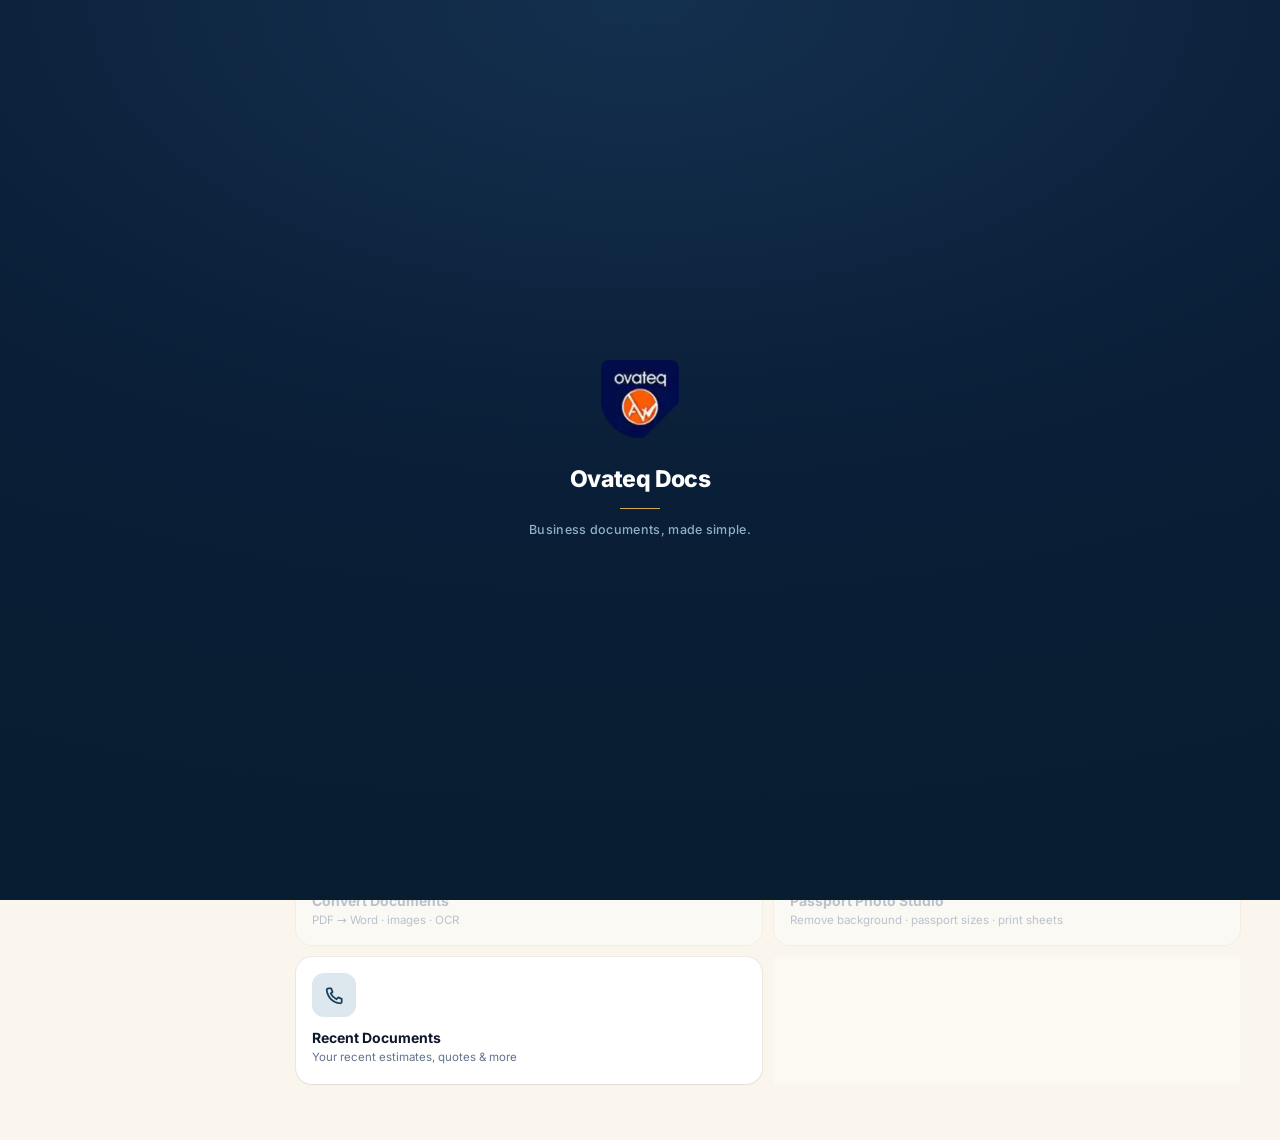
<file: index.html>
<!doctype html>
<html lang="en">
  <head>
    <meta charset="UTF-8" />
    <meta name="viewport" content="width=device-width, initial-scale=1.0, viewport-fit=cover" />
    <meta name="theme-color" content="#102a43" />
    <meta name="description" content="Ovateq Docs — offline-first business documents: invoices, quotations, estimates, receipts, CVs, agreements and passport photos. Works without internet; your files never leave your device." />
    <meta property="og:title" content="Ovateq Docs" />
    <meta property="og:description" content="Offline-first estimates, quotations, invoices, receipts, CVs and agreements — your documents stay on your device." />
    <meta property="og:type" content="website" />
    <meta property="og:image" content="./icons/icon-512.png" />
    <meta name="twitter:card" content="summary" />
    <meta name="mobile-web-app-capable" content="yes" />
    <meta name="apple-mobile-web-app-capable" content="yes" />
    <meta name="apple-mobile-web-app-status-bar-style" content="black-translucent" />
    <link rel="icon" type="image/png" href="./icons/icon-192.png" />
    <link rel="preload" href="./fonts/inter-var.woff2" as="font" type="font/woff2" crossorigin />
    <link rel="apple-touch-icon" href="./icons/icon-192.png" />
    <link rel="stylesheet" href="./agreements/agreements.css?v=phase2q5-agreementsprint-20261102" />
    <title>Ovateq Docs</title>
    <script>
      /* Phase 2F cache repair: clears old app shell/service-worker caches once, without deleting saved documents. */
      ;(function () {
        var version = 'phase2q5-agreementsprint-20261102'
        try {
          if (localStorage.getItem('ovq-cache-repair') === version) return
          localStorage.setItem('ovq-cache-repair', version)
          var jobs = []
          if ('caches' in window) jobs.push(caches.keys().then(function (keys) { return Promise.all(keys.map(function (k) { return caches.delete(k) })) }))
          if ('serviceWorker' in navigator) jobs.push(navigator.serviceWorker.getRegistrations().then(function (regs) { return Promise.all(regs.map(function (r) { return r.unregister() })) }))
          Promise.all(jobs).then(function () {
            if (location.search.indexOf('cacheRepaired=phase2q5') === -1) {
              location.replace(location.pathname + '?cacheRepaired=phase2q5' + location.hash)
            }
          }).catch(function () {})
        } catch (e) {}
      })()
    </script>
    <script>
      /* Device-id guard: the Pro device code derives from a random id kept in
         localStorage. If something wipes localStorage only (partial cleanups,
         some browser "clear" flows), restore the id from a small IndexedDB
         backup BEFORE the app boots, so a registered device keeps its code. */
      window.__ovqDeviceGuard = (function () {
        var LS = 'ovateq:device-id', DB = 'ovq-device-guard', STORE = 'kv'
        function openDb() { return new Promise(function (res, rej) { var q = indexedDB.open(DB, 1); q.onupgradeneeded = function () { q.result.createObjectStore(STORE) }; q.onsuccess = function () { res(q.result) }; q.onerror = function () { rej(q.error) } }) }
        function getLS() { try { return localStorage.getItem(LS) } catch (e) { return null } }
        function setLS(v) { try { localStorage.setItem(LS, v) } catch (e) {} }
        function restore() {
          if (getLS()) return Promise.resolve()
          return openDb().then(function (d) { return new Promise(function (res) { var tx = d.transaction(STORE).get('device-id'); tx.onsuccess = function () { res(tx.result) }; tx.onerror = function () { res(null) } }) })
            .then(function (v) { if (v && String(v).length >= 8) setLS(String(v)) })
            .catch(function () {})
        }
        function backup() {
          var v = getLS(); if (!v) return Promise.resolve()
          return openDb().then(function (d) { return new Promise(function (res) { var tx = d.transaction(STORE, 'readwrite'); tx.put(v, 'device-id'); tx.oncomplete = tx.onerror = tx.onabort = res }) })
            .catch(function () {})
        }
        return { restore: restore, backup: backup }
      })()
    </script>
    <script>
      ;(function () {
        function boot() { var s = document.createElement('script'); s.type = 'module'; s.crossOrigin = 'true'; s.src = './assets/index-cv-editor-20261102.js?v=phase2q4-cvfinal-20261102'; document.head.appendChild(s) }
        window.__ovqDeviceGuard.restore().then(boot, boot)
        setInterval(function () { window.__ovqDeviceGuard.backup() }, 30000)
        window.addEventListener('pagehide', function () { window.__ovqDeviceGuard.backup() })
      })()
    </script>
    <link rel="stylesheet" crossorigin href="./assets/index-a8130bc38f.css">
  <link rel="manifest" href="./manifest.webmanifest"></head>
  <body>
    <div id="root"></div>
    <script defer src="./agreements/agreements.js?v=phase2q5-agreementsprint-20261102"></script>

    <!--
      Offline hardening (v25): if the app's bundle ever fails to boot — a
      half-updated service worker, a deleted chunk from an older deploy, a
      blocked script — the user used to get a white screen and no way forward.
      This card appears instead, with a Reload that keeps their documents and a
      Reset for when even that fails. Self-contained: no fonts, no build assets,
      no network.
    -->
    <div id="boot-fallback" style="display:none;position:fixed;inset:0;z-index:9999;align-items:center;justify-content:center;padding:24px;background:#102a43;font-family:system-ui,-apple-system,Segoe UI,Roboto,sans-serif;color:#f8fafc">
      <div style="max-width:26rem;text-align:center">
        <div style="margin:0 auto 18px;height:44px;width:44px;border-radius:12px;background:#d7a650;display:flex;align-items:center;justify-content:center;font-size:22px;font-weight:800;color:#102a43">!</div>
        <h1 style="margin:0 0 10px;font-size:19px;font-weight:800;letter-spacing:-0.01em">Ovateq Docs couldn't start</h1>
        <p style="margin:0 0 20px;font-size:14px;line-height:1.6;color:#b6c6d6">
          This is usually a half-updated copy of the app on this device. Reloading fixes it and
          leaves your documents exactly as they are.
        </p>
        <button id="boot-reload" style="display:block;width:100%;height:48px;margin-bottom:10px;border:0;border-radius:14px;background:#d7a650;font-size:15px;font-weight:800;color:#102a43;cursor:pointer">
          Reload the app
        </button>
        <button id="boot-reset" style="display:block;width:100%;height:44px;border:1px solid rgba(255,255,255,.22);border-radius:14px;background:transparent;font-size:13.5px;font-weight:700;color:#cbd8e4;cursor:pointer">
          Reset this app on this device…
        </button>
        <p style="margin:14px 0 0;font-size:11.5px;line-height:1.6;color:#7f93a6">
          Resetting clears the stored copy of the app AND the documents saved on this device.
          Use it only if reloading keeps failing.
        </p>
      </div>
    </div>

    <script>
      /* Reload once when a newly deployed service worker takes control.
         Existing IndexedDB documents are untouched. */
      ;(function () {
        if (!('serviceWorker' in navigator)) return
        var shown = false
        function show() {
          if (shown || !document.body) return
          shown = true
          var d = document.createElement('div')
          d.style.cssText = 'position:fixed;left:50%;bottom:18px;transform:translateX(-50%);z-index:99999;background:#0c625b;color:#fff;border-radius:14px;padding:12px 16px;font:600 13px/1.4 system-ui,sans-serif;box-shadow:0 10px 30px rgba(0,0,0,.28);display:flex;gap:10px;align-items:center;max-width:92vw'
          d.innerHTML = '<span>A new version of Ovateq Docs is ready.</span>' +
            '<button data-ovq-update="reload" style="background:#f4b942;color:#201a05;border:0;border-radius:10px;padding:8px 12px;font:700 12px system-ui,sans-serif;cursor:pointer">Reload now</button>' +
            '<button data-ovq-update="later" style="background:transparent;color:#cfe8e5;border:0;cursor:pointer;font:600 12px system-ui,sans-serif" title="Not now">\u2715</button>'
          document.body.appendChild(d)
          d.querySelector('[data-ovq-update="reload"]').addEventListener('click', function () { location.reload() })
          d.querySelector('[data-ovq-update="later"]').addEventListener('click', function () { d.remove(); shown = false })
        }
        window.__ovqUpdateToast = show
        navigator.serviceWorker.addEventListener('controllerchange', show)
      })()
    </script>

    <script>
      /* Boot watchdog — plain script on purpose: if the module above never
         runs, this still does. */
      ;(function () {
        var shown = false
        function show() {
          if (shown) return
          shown = true
          var el = document.getElementById('boot-fallback')
          if (el) el.style.display = 'flex'
        }
        // A script or stylesheet failing to load. This is only a HINT: hosts
        // inject their own scripts (Netlify adds /.netlify/scripts/hud, which
        // simply 404s offline) and a third-party script failing says nothing
        // about our app. So give the app a few seconds to prove it is alive and
        // only then decide — found on the live site, where the card covered a
        // perfectly healthy offline app because Netlify's script failed.
        window.addEventListener(
          'error',
          function (e) {
            var t = e.target
            if (t && (t.tagName === 'SCRIPT' || t.tagName === 'LINK')) {
              setTimeout(function () {
                if (!window.__ovateqBooted) show()
              }, 3000)
            }
          },
          true,
        )
        // Or the app simply never painting.
        setTimeout(function () {
          if (!window.__ovateqBooted) show()
        }, 10000)

        document.getElementById('boot-reload').onclick = function () {
          location.reload()
        }
        document.getElementById('boot-reset').onclick = function () {
          if (!confirm('Reset Ovateq Docs on this device? This clears the stored copy of the app and ALL documents saved on this device. Anything you have not backed up will be lost.')) return
          ;(async function () {
            try {
              var keys = await caches.keys()
              await Promise.all(keys.map(function (k) { return caches.delete(k) }))
            } catch (e) {}
            try {
              var regs = await navigator.serviceWorker.getRegistrations()
              await Promise.all(regs.map(function (r) { return r.unregister() }))
            } catch (e) {}
            try {
              await Promise.all(['ovateq-docs', 'ovateq-agreements'].map(function (name) {
                return new Promise(function (done) {
                  var req = indexedDB.deleteDatabase(name)
                  req.onsuccess = req.onerror = req.onblocked = function () { done() }
                })
              }))
            } catch (e) {}
            location.href = location.pathname.replace(/\/[^/]*$/, '/') + '?reset=1'
          })()
        }
      })()
    </script>

    <style>
      #ovq-net{position:fixed;left:12px;bottom:12px;z-index:2147483646;display:none;align-items:center;gap:7px;background:#7a2e1d;color:#ffe9e2;border:1px solid #a0522d;border-radius:999px;padding:7px 12px;font:700 12px/1 system-ui,sans-serif;box-shadow:0 6px 18px #0006}
      #ovq-net.on{display:flex}
      #ovq-net .dot{width:8px;height:8px;border-radius:50%;background:#ff8a65}
    </style>
    <div id="ovq-net" role="status"><span class="dot"></span><span id="ovq-net-text">Offline — your work stays on this device</span></div>
    <script>
      /* Connectivity badge: offline-first app, now with a visible state. */
      ;(function () {
        var el = document.getElementById('ovq-net'), tx = document.getElementById('ovq-net-text'), t
        function paint() { var off = !navigator.onLine; el.classList.toggle('on', off); if (off) tx.textContent = 'Offline — your work stays on this device' }
        function flash() { tx.textContent = 'Back online'; el.classList.add('on'); clearTimeout(t); t = setTimeout(function () { el.classList.remove('on') }, 2200) }
        window.addEventListener('offline', paint); window.addEventListener('online', flash); paint()
      })()
    </script>
    <script>
      /* Unsaved-work guard for the main editor (Agreements has its own exact
         guard). Arms on typing inside the app, disarms on save-like actions
         and on in-app navigation, so closing the tab with unsaved edits warns. */
      ;(function () {
        var armed = false
        function inApp(e) { return e.target && e.target.closest && e.target.closest('#root') }
        document.addEventListener('input', function (e) { if (inApp(e)) armed = true }, true)
        document.addEventListener('change', function (e) { if (inApp(e)) armed = true }, true)
        document.addEventListener('click', function (e) { var b = e.target.closest && e.target.closest('button,a'); if (b && /save|download|export|back|close|done|home|delete|discard/i.test(b.textContent || '')) armed = false }, true)
        window.addEventListener('hashchange', function () { armed = false })
        window.addEventListener('beforeunload', function (e) { if (armed && window.__ovateqBooted) { e.preventDefault(); e.returnValue = '' } })
      })()
    </script>
    <script>
      /* Device-code copy chip on the Pro screen (same derivation as the app:
         base32 of SHA-256("ovateq-docs/device/" + device id)). */
      ;(function () {
        var B32 = '0123456789ABCDEFGHJKMNPQRSTVWXYZ', chip = null
        function code() {
          var id = null; try { id = localStorage.getItem('ovateq:device-id') } catch (e) {}
          if (!id) return Promise.resolve(null)
          var data = new TextEncoder().encode('ovateq-docs/device/' + id)
          return crypto.subtle.digest('SHA-256', data).then(function (h) {
            var n = new Uint8Array(h), s = '', a = 0, i = 0
            for (var c of n) { a = a << 8 | c; i += 8; while (i >= 5 && s.length < 8) { i -= 5; s += B32[(a >>> i) & 31] } }
            return s
          }).catch(function () { return null })
        }
        function kill() { if (chip) { chip.remove(); chip = null } }
        function paint() {
          if (!/#\/settings\/pro/.test(location.hash)) return kill()
          code().then(function (c) {
            if (!c) return kill(); if (chip) return
            chip = document.createElement('button'); chip.type = 'button'
            chip.style.cssText = 'position:fixed;right:12px;bottom:56px;z-index:2147483646;border:1px solid #d5b36f;background:#fffdf7;color:#93651a;border-radius:999px;padding:8px 12px;font:700 11.5px/1 system-ui,sans-serif;cursor:pointer;box-shadow:0 6px 18px #0003'
            var label = 'Device code ' + c.slice(0, 4) + '-' + c.slice(4) + ' · tap to copy'
            chip.textContent = label
            chip.onclick = function () {
              if (navigator.clipboard) navigator.clipboard.writeText(c).then(function () {}, function () { prompt('Copy device code:', c) })
              else prompt('Copy device code:', c)
              chip.textContent = 'Copied ✓'; setTimeout(function () { chip.textContent = label }, 1600)
            }
            document.body.appendChild(chip)
          })
        }
        window.addEventListener('hashchange', paint); setTimeout(paint, 1500)
      })()
    </script>
  </body>
</html>
</file>
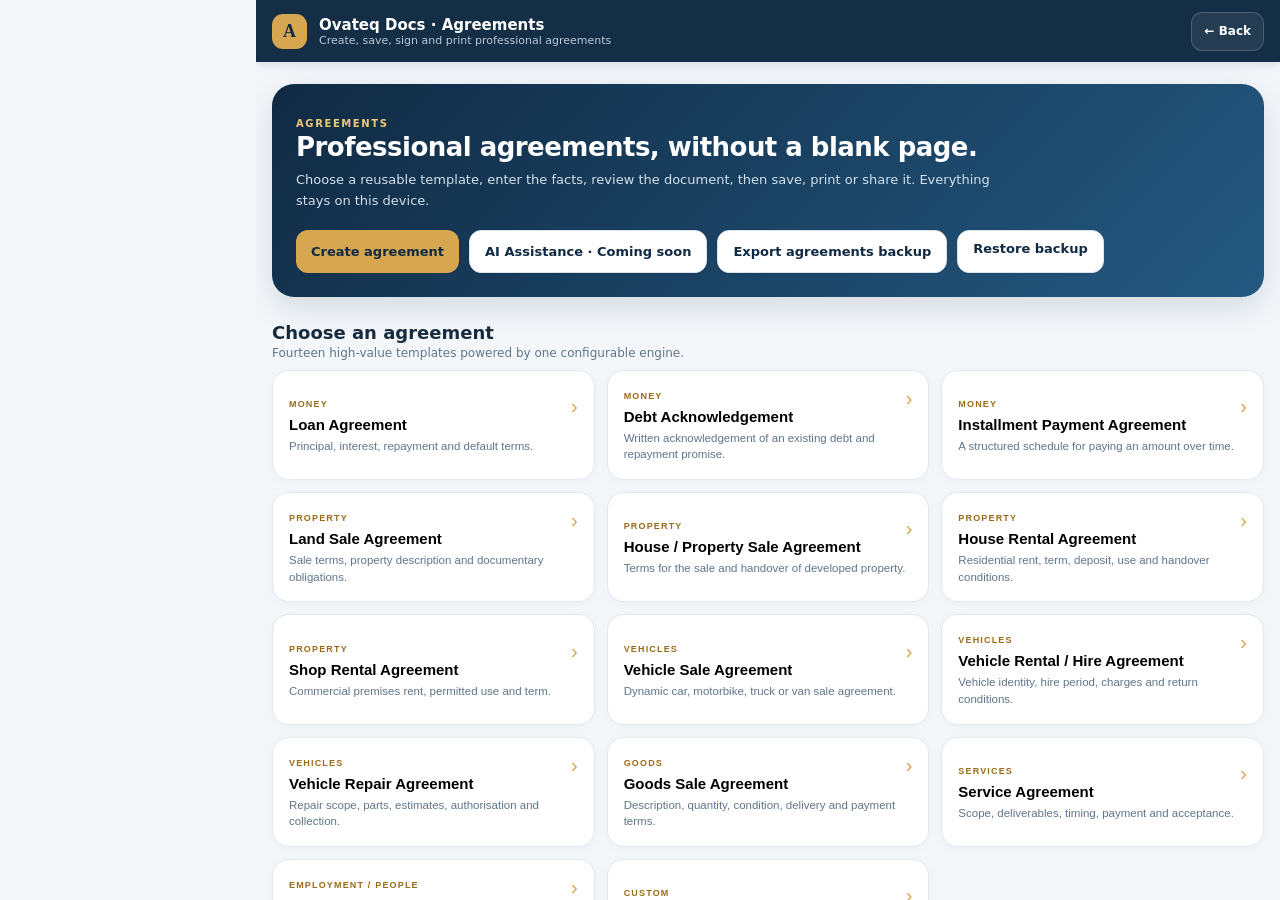
<file: agreements/index.html>
<!doctype html>
<html lang="en">
<head>
  <meta charset="UTF-8">
  <meta name="viewport" content="width=device-width,initial-scale=1,viewport-fit=cover">
  <meta name="theme-color" content="#102a43">
  <title>Agreements · Ovateq Docs</title>
  <link rel="stylesheet" href="./agreements.css?v=phase1b-20260928">
</head>
<body data-ovq-agreements-standalone="true" style="margin:0;background:#f4f7fa">
  <noscript><p style="padding:24px;font-family:system-ui">JavaScript is required to use Ovateq Docs Agreements. <a href="../">Return to Ovateq Docs</a>.</p></noscript>
  <div id="agreements-loading" style="padding:32px;text-align:center;font-family:system-ui;color:#60758a">Opening Agreements…</div>
  <script src="./agreements.js?v=phase1b-20260928"></script>
  <script>
    window.addEventListener('DOMContentLoaded', function () {
      var loading = document.getElementById('agreements-loading')
      if (loading) loading.remove()
      if (window.OvateqAgreements) window.OvateqAgreements.open()
      else document.body.innerHTML = '<main style="max-width:520px;margin:60px auto;padding:24px;font-family:system-ui"><h1>Agreements could not start</h1><p>Reload this page. If the problem continues, return to Ovateq Docs and deploy the complete Phase 1B package.</p><p><a href="../">Return to Ovateq Docs</a></p></main>'
    })
  </script>
</body>
</html>
</file>
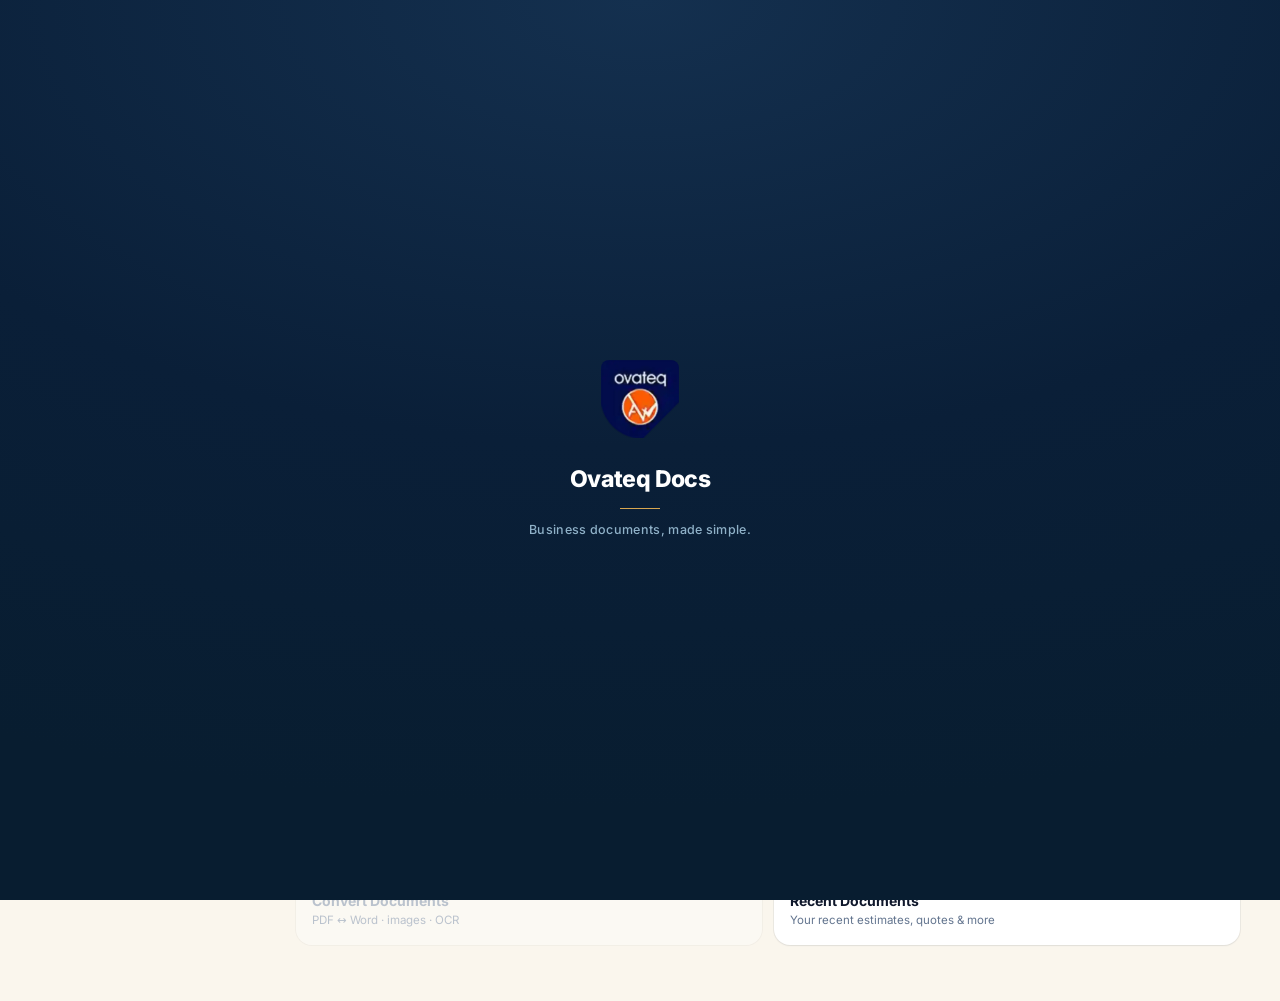
<file: final_deploy3/index.html>
<!doctype html>
<html lang="en">
  <head>
    <meta charset="UTF-8" />
    <meta name="viewport" content="width=device-width, initial-scale=1.0, viewport-fit=cover" />
    <meta name="theme-color" content="#102a43" />
    <meta name="mobile-web-app-capable" content="yes" />
    <meta name="apple-mobile-web-app-capable" content="yes" />
    <meta name="apple-mobile-web-app-status-bar-style" content="black-translucent" />
    <link rel="icon" type="image/png" href="./icons/icon-192.png" />
    <link rel="preload" href="./fonts/inter-var.woff2" as="font" type="font/woff2" crossorigin />
    <link rel="apple-touch-icon" href="./icons/icon-192.png" />
    <title>Ovateq Docs</title>
    <script type="module" crossorigin src="./assets/index-FTHf4mDj.js"></script>
    <link rel="stylesheet" crossorigin href="./assets/index-ameTJd4G.css">
  <link rel="manifest" href="./manifest.webmanifest"></head>
  <body>
    <div id="root"></div>

    <!--
      Offline hardening (v25): if the app's bundle ever fails to boot — a
      half-updated service worker, a deleted chunk from an older deploy, a
      blocked script — the user used to get a white screen and no way forward.
      This card appears instead, with a Reload that keeps their documents and a
      Reset for when even that fails. Self-contained: no fonts, no build assets,
      no network.
    -->
    <div id="boot-fallback" style="display:none;position:fixed;inset:0;z-index:9999;align-items:center;justify-content:center;padding:24px;background:#102a43;font-family:system-ui,-apple-system,Segoe UI,Roboto,sans-serif;color:#f8fafc">
      <div style="max-width:26rem;text-align:center">
        <div style="margin:0 auto 18px;height:44px;width:44px;border-radius:12px;background:#d7a650;display:flex;align-items:center;justify-content:center;font-size:22px;font-weight:800;color:#102a43">!</div>
        <h1 style="margin:0 0 10px;font-size:19px;font-weight:800;letter-spacing:-0.01em">Ovateq Docs couldn't start</h1>
        <p style="margin:0 0 20px;font-size:14px;line-height:1.6;color:#b6c6d6">
          This is usually a half-updated copy of the app on this device. Reloading fixes it and
          leaves your documents exactly as they are.
        </p>
        <button id="boot-reload" style="display:block;width:100%;height:48px;margin-bottom:10px;border:0;border-radius:14px;background:#d7a650;font-size:15px;font-weight:800;color:#102a43;cursor:pointer">
          Reload the app
        </button>
        <button id="boot-reset" style="display:block;width:100%;height:44px;border:1px solid rgba(255,255,255,.22);border-radius:14px;background:transparent;font-size:13.5px;font-weight:700;color:#cbd8e4;cursor:pointer">
          Reset this app on this device…
        </button>
        <p style="margin:14px 0 0;font-size:11.5px;line-height:1.6;color:#7f93a6">
          Resetting clears the stored copy of the app AND the documents saved on this device.
          Use it only if reloading keeps failing.
        </p>
      </div>
    </div>

    <script>
      /* Boot watchdog — plain script on purpose: if the module above never
         runs, this still does. */
      ;(function () {
        var shown = false
        function show() {
          if (shown) return
          shown = true
          var el = document.getElementById('boot-fallback')
          if (el) el.style.display = 'flex'
        }
        // A script or stylesheet failing to load. This is only a HINT: hosts
        // inject their own scripts (Netlify adds /.netlify/scripts/hud, which
        // simply 404s offline) and a third-party script failing says nothing
        // about our app. So give the app a few seconds to prove it is alive and
        // only then decide — found on the live site, where the card covered a
        // perfectly healthy offline app because Netlify's script failed.
        window.addEventListener(
          'error',
          function (e) {
            var t = e.target
            if (t && (t.tagName === 'SCRIPT' || t.tagName === 'LINK')) {
              setTimeout(function () {
                if (!window.__ovateqBooted) show()
              }, 3000)
            }
          },
          true,
        )
        // Or the app simply never painting.
        setTimeout(function () {
          if (!window.__ovateqBooted) show()
        }, 10000)

        document.getElementById('boot-reload').onclick = function () {
          location.reload()
        }
        document.getElementById('boot-reset').onclick = function () {
          if (!confirm('Reset Ovateq Docs on this device? This clears the stored copy of the app and ALL documents saved on this device. Anything you have not backed up will be lost.')) return
          ;(async function () {
            try {
              var keys = await caches.keys()
              await Promise.all(keys.map(function (k) { return caches.delete(k) }))
            } catch (e) {}
            try {
              var regs = await navigator.serviceWorker.getRegistrations()
              await Promise.all(regs.map(function (r) { return r.unregister() }))
            } catch (e) {}
            try {
              await new Promise(function (done) {
                var req = indexedDB.deleteDatabase('ovateq-docs')
                req.onsuccess = req.onerror = req.onblocked = function () { done() }
              })
            } catch (e) {}
            location.href = location.pathname.replace(/\/[^/]*$/, '/') + '?reset=1'
          })()
        }
      })()
    </script>
  </body>
</html>
</file>
<file: agreements/agreements.css>
@font-face{font-family:OvateqSerif;src:url('../fonts/times-compatible/LiberationSerif-Regular.woff2') format('woff2');font-weight:400;font-style:normal;font-display:swap}@font-face{font-family:OvateqSerif;src:url('../fonts/times-compatible/LiberationSerif-Bold.woff2') format('woff2');font-weight:700;font-style:normal;font-display:swap}
:root{--agr-navy:#102a43;--agr-navy2:#173f63;--agr-gold:#d7a650;--agr-bg:#f4f7fa;--agr-line:#dce4eb;--agr-text:#172b3f;--agr-muted:#60758a;--agr-danger:#b42318;--agr-success:#16794b}
#ovq-agreements-root{position:fixed;inset:0;z-index:8000;background:var(--agr-bg);color:var(--agr-text);font-family:Inter,system-ui,-apple-system,"Segoe UI",sans-serif;overflow:auto;overscroll-behavior:contain}
#ovq-agreements-root *{box-sizing:border-box}.agr-hidden{display:none!important}.agr-app{min-height:100%;padding-bottom:84px}.agr-top{position:sticky;top:0;z-index:20;background:rgba(16,42,67,.98);color:#fff;box-shadow:0 2px 10px #102a4326}.agr-topin{height:62px;max-width:1180px;margin:auto;padding:0 16px;display:flex;align-items:center;gap:12px}.agr-mark{width:35px;height:35px;border-radius:11px;background:var(--agr-gold);color:var(--agr-navy);display:grid;place-items:center;font:900 18px/1 Georgia,serif}.agr-brand{flex:1}.agr-brand strong{display:block;font-size:15px}.agr-brand span{display:block;color:#b8cada;font-size:11px}.agr-btn{border:0;cursor:pointer;font:inherit}.agr-wrap{max-width:1180px;margin:auto;padding:22px 16px}.agr-hero{border-radius:22px;padding:24px;background:linear-gradient(135deg,var(--agr-navy),#245981);color:#fff;box-shadow:0 10px 32px #102a4324}.agr-hero h1{margin:0;font-size:26px;letter-spacing:-.02em}.agr-hero p{max-width:720px;margin:8px 0 0;color:#d2e0eb;font-size:13px;line-height:1.6}.agr-kicker{color:#f0c978!important;font-size:10px!important;font-weight:800;text-transform:uppercase;letter-spacing:.16em}.agr-actions{display:flex;flex-wrap:wrap;gap:10px;margin-top:18px}.agr-btn{min-height:43px;border-radius:12px;padding:10px 15px;background:var(--agr-navy);color:#fff;font-size:13px;font-weight:800;box-shadow:0 1px 2px #102a431a}.agr-btn:hover{filter:brightness(1.06)}.agr-btn.gold{background:var(--agr-gold);color:var(--agr-navy)}.agr-btn.light{background:#fff;color:var(--agr-navy);border:1px solid var(--agr-line)}.agr-btn.danger{background:#fff1f0;color:var(--agr-danger);border:1px solid #f4c7c3}.agr-btn.small{min-height:35px;padding:7px 11px;font-size:11px}.agr-btn:disabled{opacity:.45;cursor:not-allowed}.agr-titlebar{display:flex;align-items:end;justify-content:space-between;gap:14px;margin:25px 0 10px}.agr-titlebar h2{margin:0;font-size:18px}.agr-titlebar p{margin:3px 0 0;color:var(--agr-muted);font-size:12px}.agr-grid{display:grid;grid-template-columns:repeat(3,minmax(0,1fr));gap:12px}.agr-card{background:#fff;border:1px solid #e3e9ee;border-radius:17px;padding:16px;box-shadow:0 2px 8px #102a430a}.agr-template{cursor:pointer;text-align:left;transition:.15s}.agr-template:hover{transform:translateY(-2px);border-color:#c99b45;box-shadow:0 8px 22px #102a4317}.agr-family{font-size:9px;text-transform:uppercase;letter-spacing:.13em;font-weight:900;color:#9a6b19}.agr-template h3{margin:6px 0 5px;font-size:15px}.agr-template p{margin:0;color:var(--agr-muted);font-size:11.5px;line-height:1.45}.agr-template .agr-arrow{float:right;color:var(--agr-gold);font-size:20px}.agr-toolbar{display:grid;grid-template-columns:1fr 180px;gap:10px;margin:14px 0}.agr-input,.agr-select,.agr-textarea{width:100%;border:1px solid #ccd8e2;border-radius:11px;background:#fff;color:var(--agr-text);padding:10px 11px;font:inherit;font-size:13px;outline:none}.agr-input:focus,.agr-select:focus,.agr-textarea:focus{border-color:#507a9c;box-shadow:0 0 0 3px #b8d4e933}.agr-textarea{min-height:94px;resize:vertical;line-height:1.5}.agr-list{display:grid;gap:9px}.agr-row{display:grid;grid-template-columns:1fr auto;gap:12px;align-items:center;background:#fff;border:1px solid #e0e7ed;border-radius:15px;padding:13px 15px}.agr-row h3{font-size:14px;margin:0}.agr-row p{font-size:11.5px;color:var(--agr-muted);margin:4px 0 0}.agr-badges{display:flex;gap:6px;align-items:center;flex-wrap:wrap}.agr-badge{display:inline-flex;align-items:center;border-radius:999px;padding:4px 8px;background:#eef3f7;color:#49647b;font-size:9.5px;font-weight:800;text-transform:uppercase;letter-spacing:.05em}.agr-badge.signed,.agr-badge.active,.agr-badge.completed{background:#e8f7ef;color:#11683f}.agr-badge.disputed{background:#fff0ef;color:#a62a22}.agr-empty{text-align:center;padding:35px 18px;background:#fff;border:2px dashed #d7e0e8;border-radius:18px}.agr-empty h3{margin:0}.agr-empty p{font-size:12px;color:var(--agr-muted)}
.agr-editor{display:grid;grid-template-columns:minmax(0,570px) minmax(400px,1fr);gap:16px;align-items:start}.agr-form{display:grid;gap:12px}.agr-section{background:#fff;border:1px solid #dfe7ed;border-radius:17px;overflow:hidden}.agr-sectionhead{padding:13px 15px;background:#f9fbfc;border-bottom:1px solid #e5ebf0}.agr-sectionhead h2{font-size:13px;margin:0}.agr-sectionhead p{font-size:10.5px;color:var(--agr-muted);margin:3px 0 0}.agr-sectionbody{padding:15px}.agr-fields{display:grid;grid-template-columns:1fr 1fr;gap:12px}.agr-field.full{grid-column:1/-1}.agr-field label{display:block;margin:0 0 5px;font-size:10.5px;font-weight:800;color:#3f5c74}.agr-required:after{content:' *';color:#bd2c21}.agr-help{margin:5px 0 0;font-size:10px;color:#73889a;line-height:1.45}.agr-partytitle{margin:14px 0 9px;padding-top:13px;border-top:1px solid #edf1f4;font-size:12px}.agr-partytitle:first-child{margin-top:0;padding-top:0;border-top:0}.agr-calc{margin-top:12px;display:grid;grid-template-columns:repeat(3,1fr);gap:8px}.agr-calc div{padding:10px;border-radius:11px;background:#f2f6f8}.agr-calc span{display:block;color:var(--agr-muted);font-size:9px;text-transform:uppercase;font-weight:800}.agr-calc strong{font-size:14px}.agr-previewwrap{position:sticky;top:78px}.agr-paper{background:#fff;max-width:794px;min-height:900px;margin:auto;padding:58px 62px;box-shadow:0 4px 22px #102a4322;border:1px solid #dfe5ea;color:#111;font-family:"Times New Roman",serif;font-size:14pt;line-height:1.45}.agr-paper h1{text-align:center;font-size:18pt;margin:7px 0 3px;line-height:1.2}.agr-paper .doc-meta{display:grid;grid-template-columns:1fr 1fr;gap:3px 20px;margin:26px 0 20px;padding:10px 0;border-top:1px solid #333;border-bottom:1px solid #333;font-size:11pt}.agr-paper h2{font-size:13pt;margin:20px 0 7px;text-transform:uppercase}.agr-paper p{margin:0 0 10px;text-align:justify}.agr-paper ol{padding-left:23px}.agr-paper li{margin-bottom:7px}.agr-partybox{display:grid;grid-template-columns:1fr 1fr;gap:15px}.agr-partybox>div{border:1px solid #999;padding:10px;font-size:11pt}.agr-signgrid{display:grid;grid-template-columns:1fr 1fr;gap:32px 28px;margin-top:35px}.agr-sign{padding-top:25px;border-top:1px solid #222;font-size:10.5pt}.agr-toast{position:fixed;z-index:9000;left:50%;bottom:24px;transform:translateX(-50%);background:#132d45;color:#fff;padding:11px 16px;border-radius:12px;font-size:12px;font-weight:700;box-shadow:0 8px 28px #0004}.agr-modal{position:fixed;inset:0;z-index:8500;background:#071827b8;display:grid;place-items:center;padding:18px}.agr-modalbox{width:min(650px,100%);max-height:88vh;overflow:auto;background:#fff;border-radius:19px;padding:19px}.agr-modalbox h2{margin:0 0 5px}.agr-attach{display:flex;justify-content:space-between;gap:10px;padding:9px;border-bottom:1px solid #edf1f4;font-size:11px}.agr-launch{position:fixed;z-index:7000;right:16px;bottom:82px;border:0;border-radius:999px;background:var(--agr-navy);color:#fff;padding:11px 15px;font:800 12px/1 Inter,system-ui;box-shadow:0 5px 18px #102a4355;cursor:pointer}.agr-launch span{color:#e6bc6b;margin-right:5px}.agr-home-card{font-family:Inter,system-ui!important;border:1px solid #d5b36f!important;background:linear-gradient(135deg,#fffdf7,#fff)!important}.agr-home-card-badge{display:flex;width:44px;height:44px;border-radius:12px;align-items:center;justify-content:center;background:#fff4d8;color:#93651a;font-size:21px;font-weight:900}.agr-home-card-title{margin-top:10px;font-size:14px;font-weight:800;color:#172b3f}.agr-home-card-copy{margin-top:2px;font-size:11.5px;color:#60758a;line-height:1.35}
@media(max-width:900px){.agr-grid{grid-template-columns:repeat(2,minmax(0,1fr))}.agr-editor{grid-template-columns:1fr}.agr-previewwrap{position:static}.agr-paper{padding:38px 32px;min-height:700px}}
@media(max-width:560px){.agr-wrap{padding:14px 11px}.agr-hero{padding:19px}.agr-hero h1{font-size:22px}.agr-grid{grid-template-columns:1fr}.agr-toolbar{grid-template-columns:1fr}.agr-fields{grid-template-columns:1fr}.agr-field.full{grid-column:auto}.agr-row{grid-template-columns:1fr}.agr-calc{grid-template-columns:1fr}.agr-paper{padding:30px 22px;font-size:12pt}.agr-paper .doc-meta,.agr-partybox,.agr-signgrid{grid-template-columns:1fr}.agr-topin{height:58px}.agr-launch{bottom:76px}}
@media print{body[data-ovq-agreements-printing="true"] *{visibility:hidden!important}body[data-ovq-agreements-printing="true"] #ovq-agreements-root,body[data-ovq-agreements-printing="true"] #ovq-agreements-root *{visibility:visible!important}body[data-ovq-agreements-printing="true"] #ovq-agreements-root{position:absolute!important;inset:0 auto auto 0!important;width:100%!important;overflow:visible!important;background:#fff!important}body[data-ovq-agreements-printing="true"] #ovq-agreements-root .agr-top,body[data-ovq-agreements-printing="true"] #ovq-agreements-root .agr-form,body[data-ovq-agreements-printing="true"] #ovq-agreements-root .agr-launch,body[data-ovq-agreements-printing="true"] #ovq-agreements-root body[data-ovq-agreements-printing="true"] .agr-app,body[data-ovq-agreements-printing="true"] .agr-wrap,body[data-ovq-agreements-printing="true"] .agr-editor,body[data-ovq-agreements-printing="true"] .agr-previewwrap{display:block!important;margin:0!important;padding:0!important;max-width:none!important}body[data-ovq-agreements-printing="true"] .agr-paper{display:block!important;width:100%!important;max-width:none!important;min-height:0!important;margin:0!important;padding:12mm 14mm!important;border:0!important;box-shadow:none!important;font-family:"Times New Roman",serif!important;font-size:14pt!important;line-height:1.42!important}}
/* Phase 1C: preview toggle applies on desktop and mobile. */

.agr-back{min-height:39px;border:1px solid #ffffff2e;border-radius:11px;background:#ffffff12;color:#fff;padding:7px 12px;font:800 12px/1 Inter,system-ui;cursor:pointer;white-space:nowrap}
.agr-back:hover{background:#ffffff20}
.agr-home-card{text-decoration:none!important;color:inherit!important;display:block}
/* Keep the existing Ovateq desktop sidebar visible so Agreements remains visibly inside the app. */
@media(min-width:1024px){body:not([data-ovq-agreements-preview]) #ovq-agreements-root{left:16rem}}
/* Phase 1D professional agreement document structures. */
.agr-paper .doc-facts{margin:8px 0 14px;border:1px solid #999;border-bottom:0}
.agr-paper .doc-facts>div{display:grid;grid-template-columns:38% 1fr;border-bottom:1px solid #aaa;break-inside:avoid}
.agr-paper .doc-facts dt{padding:6px 8px;background:#f1f1f1;font-weight:700}
.agr-paper .doc-facts dd{margin:0;padding:6px 8px}
.agr-paper .doc-money{display:grid;grid-template-columns:repeat(2,1fr);gap:0;border:1px solid #999;margin:10px 0 14px}
.agr-paper .doc-money>div{padding:7px 9px;border-bottom:1px solid #bbb;display:flex;justify-content:space-between;gap:12px;break-inside:avoid}
.agr-paper .doc-money span{color:#444}.agr-paper 
.agr-paper .doc-schedule{margin:10px 0;padding:9px 12px;background:#f5f5f5;border-left:3px solid #555;break-inside:avoid}
.agr-paper h2{break-after:avoid-page}.agr-paper h2+*,.agr-paper .agr-sign,.agr-paper .agr-partybox>div{break-inside:avoid-page}
.agr-paper .agr-signgrid{break-before:auto}.agr-paper .agr-sign{min-height:95px}
@media(max-width:560px){.agr-paper .doc-facts>div,.agr-paper .doc-money{grid-template-columns:1fr}.agr-paper .doc-money>div{display:block}.agr-paper .doc-money strong{display:block;margin-top:2px}}
@media print{body[data-ovq-agreements-printing="true"] .agr-paper h1,body[data-ovq-agreements-printing="true"] .agr-paper h2{break-after:avoid-page}body[data-ovq-agreements-printing="true"] .agr-paper .agr-signgrid{break-inside:avoid-page}body[data-ovq-agreements-printing="true"] .agr-paper .doc-facts>div,body[data-ovq-agreements-printing="true"] .agr-paper .doc-money>div,body[data-ovq-agreements-printing="true"] .agr-paper li{break-inside:avoid-page}}
/* Phase 1E: the seated card is a direct in-app control, not a router link. */
.agr-home-card{width:100%;text-align:left;appearance:none;-webkit-appearance:none}


/* Phase 1F: Agreements occupies the real AppShell main content area. */
#ovq-agreements-root.agr-embedded{position:relative;inset:auto;z-index:auto;width:100%;min-height:calc(100dvh - 56px);overflow:visible;background:var(--agr-bg)}
#ovq-agreements-root.agr-embedded .agr-app{min-height:calc(100dvh - 56px)}
#ovq-agreements-root.agr-embedded .agr-top{top:56px}
@media(min-width:1024px){body:not([data-ovq-agreements-preview]) #ovq-agreements-root.agr-embedded{left:auto}#ovq-agreements-root.agr-embedded .agr-top{top:0}}
/* Phase 1H: Agreements follows the existing Ovateq Pro card language. */
.agr-home-card{position:relative}
.agr-home-card.agr-pro-locked{background:rgba(255,255,255,.6)!important;border-color:rgba(15,23,42,.08)!important;opacity:.6;box-shadow:none!important}
.agr-home-card.agr-pro-locked .agr-home-card-badge{background:#f1f5f9;color:#94a3b8}
.agr-home-card.agr-pro-locked .agr-home-card-title,.agr-home-card.agr-pro-locked .agr-home-card-copy{color:#94a3b8}
.agr-pro-badge{position:absolute;right:10px;top:10px;display:flex;align-items:center;gap:3px;border-radius:6px;background:#f1f5f9;padding:3px 6px;color:#94a3b8;font-size:9px;font-weight:800;text-transform:uppercase;letter-spacing:.04em}
@media print{body[data-ovq-agreements-printing="true"],body[data-ovq-agreements-printing="true"] #root,body[data-ovq-agreements-printing="true"] #root main{margin:0!important;padding:0!important;width:100%!important;overflow:visible!important}body[data-ovq-agreements-printing="true"] #ovq-agreements-root.agr-embedded{min-height:0!important}body[data-ovq-agreements-printing="true"] .agr-paper{font-family:"Times New Roman",serif!important;font-size:14pt!important}}
/* Phase 2D: fully local offline-AI coming-soon panel; no AI runtime is loaded. */
.agr-ai-modal .agr-modalbox{position:relative;max-width:650px}.agr-modalx{position:absolute;right:14px;top:12px;width:36px;height:36px;border:0;border-radius:10px;background:#eef3f7;color:#102a43;font-size:22px;cursor:pointer}.agr-ai-head{display:flex;gap:14px;align-items:flex-start;padding-right:42px}.agr-ai-mark{width:44px;height:44px;display:grid;place-items:center;flex:0 0 auto;border-radius:14px;background:#102f49;color:#e1ad4f;font-weight:900}.agr-ai-status{margin:18px 0;padding:14px 16px;border:1px solid #e7c77e;border-radius:14px;background:#fff9eb}.agr-ai-status strong{display:block;color:#102f49;margin-bottom:4px}.agr-ai-notice{font-size:.9rem;line-height:1.5;color:#4c5d6b}

.agr-input[readonly]{background:#f1f5f8;color:#54718a;cursor:default}
.agr-input[readonly]:focus{outline:2px solid #d9a44155;border-color:#d9a441}

/* Auto print mode: applies whenever the agreement editor paper is on screen (Ctrl+P, any entry). */
@media print{body:has(#ovq-agreements-root .agr-paper) *{visibility:hidden!important}body:has(#ovq-agreements-root .agr-paper) #ovq-agreements-root,body:has(#ovq-agreements-root .agr-paper) #ovq-agreements-root *{visibility:visible!important}body:has(#ovq-agreements-root .agr-paper) #ovq-agreements-root{position:absolute!important;inset:0 auto auto 0!important;width:100%!important;overflow:visible!important;background:#fff!important}body:has(#ovq-agreements-root .agr-paper) #ovq-agreements-root .agr-top,body:has(#ovq-agreements-root .agr-paper) #ovq-agreements-root .agr-form,body:has(#ovq-agreements-root .agr-paper) #ovq-agreements-root .agr-launch,body:has(#ovq-agreements-root .agr-paper) #ovq-agreements-root body:has(#ovq-agreements-root .agr-paper) .agr-app,body:has(#ovq-agreements-root .agr-paper) .agr-wrap,body:has(#ovq-agreements-root .agr-paper) .agr-editor,body:has(#ovq-agreements-root .agr-paper) .agr-previewwrap{display:block!important;margin:0!important;padding:0!important;max-width:none!important}body:has(#ovq-agreements-root .agr-paper) .agr-paper{display:block!important;width:100%!important;max-width:none!important;min-height:0!important;margin:0!important;padding:12mm 14mm!important;border:0!important;box-shadow:none!important;font-family:"Times New Roman",serif!important;font-size:14pt!important;line-height:1.42!important}}
/* Auto print mode: applies whenever the agreement editor paper is on screen (Ctrl+P, any entry). */
@media print{body:has(#ovq-agreements-root .agr-paper) .agr-paper h1,body:has(#ovq-agreements-root .agr-paper) .agr-paper h2{break-after:avoid-page}body:has(#ovq-agreements-root .agr-paper) .agr-paper .agr-signgrid{break-inside:avoid-page}body:has(#ovq-agreements-root .agr-paper) .agr-paper .doc-facts>div,body:has(#ovq-agreements-root .agr-paper) .agr-paper .doc-money>div,body:has(#ovq-agreements-root .agr-paper) .agr-paper li{break-inside:avoid-page}}
/* Auto print mode: applies whenever the agreement editor paper is on screen (Ctrl+P, any entry). */
@media print{body:has(#ovq-agreements-root .agr-paper),body:has(#ovq-agreements-root .agr-paper) #root,body:has(#ovq-agreements-root .agr-paper) #root main{margin:0!important;padding:0!important;width:100%!important;overflow:visible!important}body:has(#ovq-agreements-root .agr-paper) #ovq-agreements-root.agr-embedded{min-height:0!important}body:has(#ovq-agreements-root .agr-paper) .agr-paper{font-family:"Times New Roman",serif!important;font-size:14pt!important}}
/* Phase 2Q5: hide editor chrome in print (both trigger modes). The legacy hide-list was broken (set display:block). */
@media print{body[data-ovq-agreements-printing="true"] #ovq-agreements-root .agr-form,body[data-ovq-agreements-printing="true"] #ovq-agreements-root .agr-top,body[data-ovq-agreements-printing="true"] #ovq-agreements-root .agr-titlebar,body[data-ovq-agreements-printing="true"] #ovq-agreements-root .agr-modal,body[data-ovq-agreements-printing="true"] #ovq-agreements-root .agr-ai-modal,body[data-ovq-agreements-printing="true"] #ovq-agreements-root .agr-toast{display:none!important}}
@media print{body:has(#ovq-agreements-root .agr-paper) #ovq-agreements-root .agr-form,body:has(#ovq-agreements-root .agr-paper) #ovq-agreements-root .agr-top,body:has(#ovq-agreements-root .agr-paper) #ovq-agreements-root .agr-titlebar,body:has(#ovq-agreements-root .agr-paper) #ovq-agreements-root .agr-modal,body:has(#ovq-agreements-root .agr-paper) #ovq-agreements-root .agr-ai-modal,body:has(#ovq-agreements-root .agr-paper) #ovq-agreements-root .agr-toast{display:none!important}}
</file>
